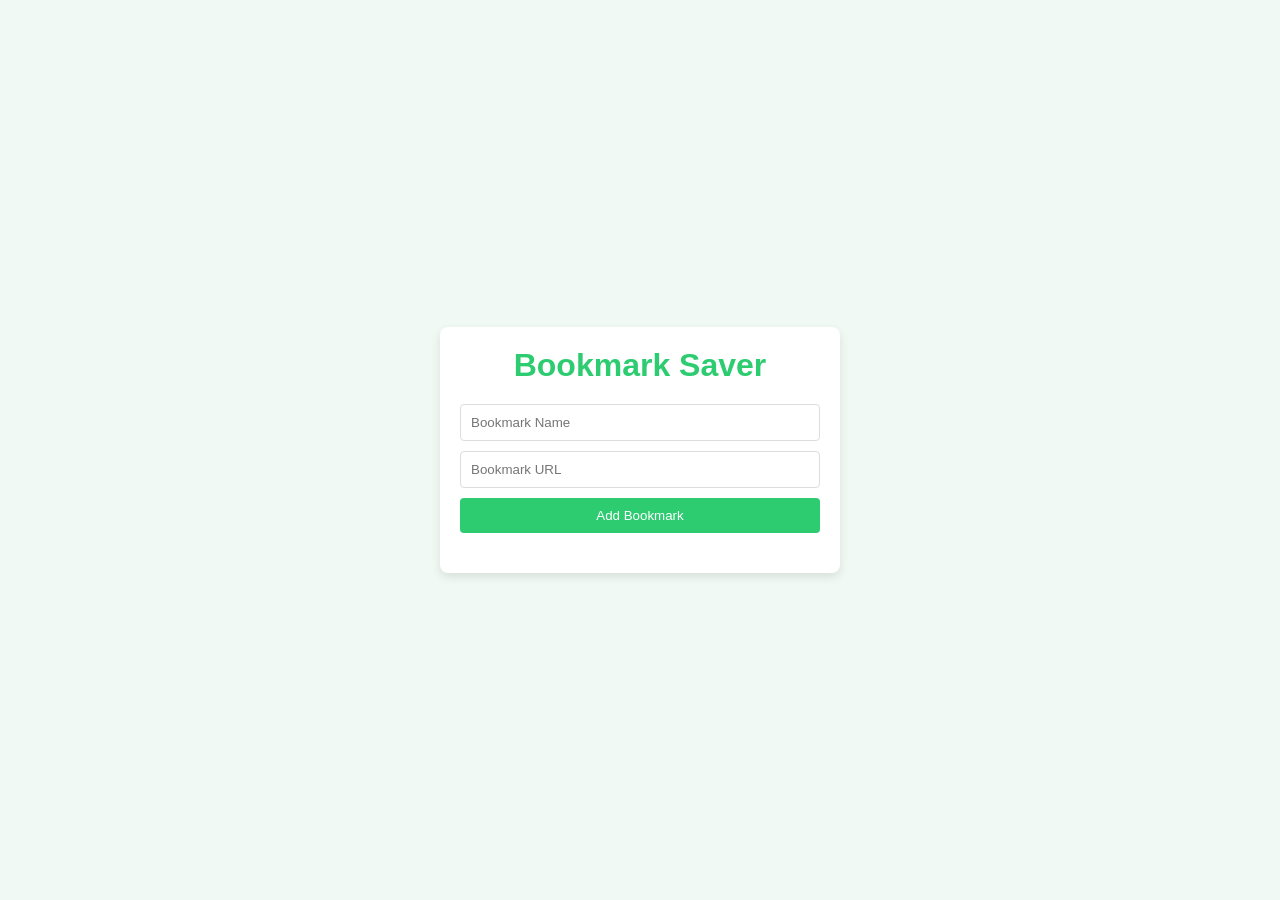
<file: bookmark-saver/index.html>
<!doctype html>
<html lang="en">
  <head>
    <meta charset="UTF-8" />
    <meta name="viewport" content="width=device-width, initial-scale=1.0" />
    <title>Bookmark Saver</title>
    <link rel="stylesheet" href="style.css" />
  </head>
  <body>
    <div class="app-container">
      <h1>Bookmark Saver</h1>
      <div class="input-container">
        <input type="text" id="bookmark-name" placeholder="Bookmark Name" />
        <input type="url" id="bookmark-url" placeholder="Bookmark URL" />
        <button id="add-bookmark">Add Bookmark</button>
      </div>

      <ul id="bookmark-list"></ul>
    </div>

    <script src="script.js"></script>
  </body>
</html>
</file>
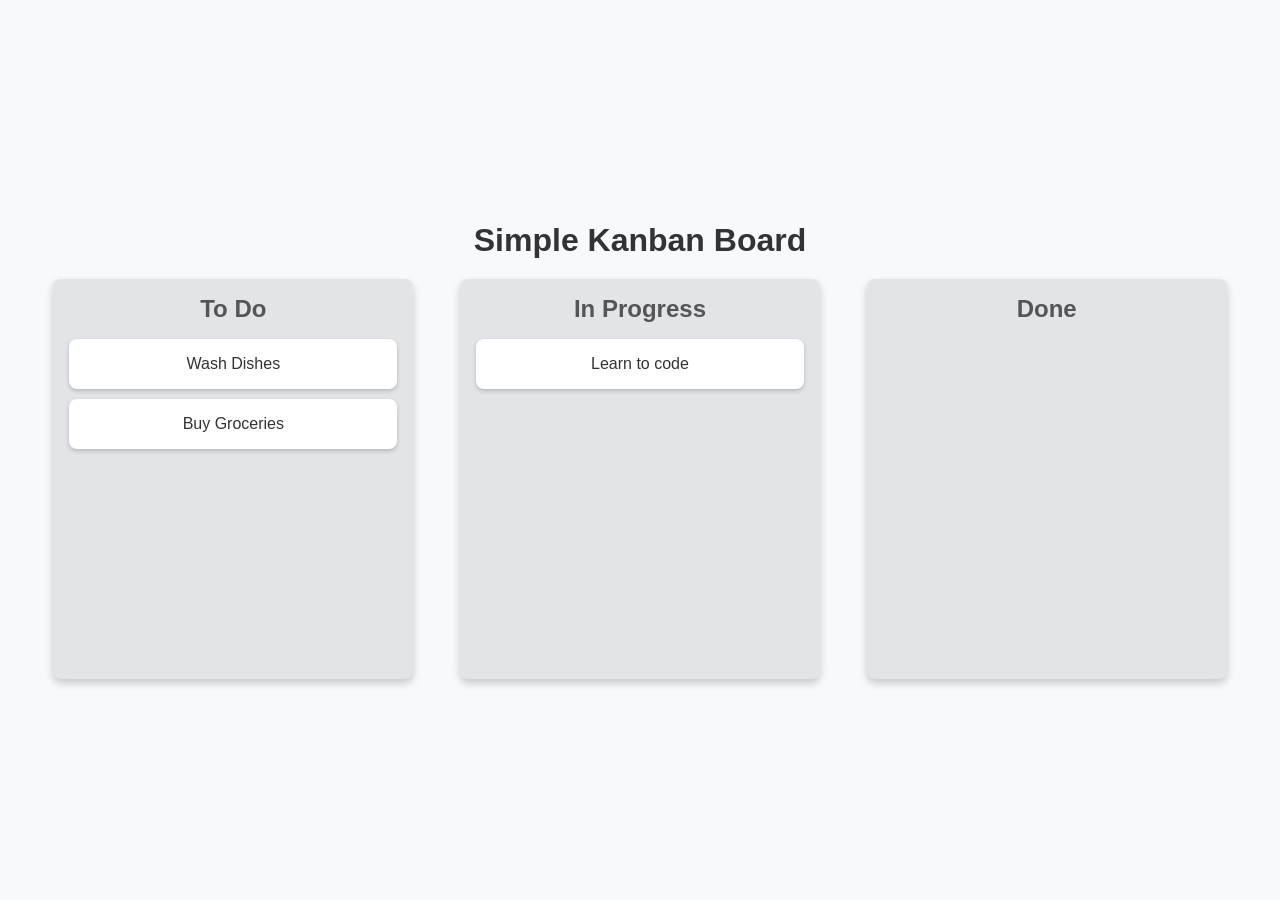
<file: drag and drop/index.html>
<!doctype html>
<html lang="en">
  <head>
    <meta charset="UTF-8" />
    <meta name="viewport" content="width=device-width, initial-scale=1.0" />
    <title>Kanban Board</title>
    <link rel="stylesheet" href="style.css" />
  </head>
  <body>
    <div class="container">
      <h1>Simple Kanban Board</h1>

      <div class="board">
        <!-- LIST 1 -->
        <div class="list" id="list1">
          <h2>To Do</h2>
          <div class="card" draggable="true" id="card1">Wash Dishes</div>
          <div class="card" draggable="true" id="card2">Buy Groceries</div>
        </div>

        <!-- LIST 2 -->
        <div class="list" id="list2">
          <h2>In Progress</h2>
          <div class="card" draggable="true" id="card3">Learn to code</div>
        </div>

        <!-- LIST 3 -->
        <div class="list" id="list3">
          <h2>Done</h2>
        </div>
      </div>
    </div>

    <script src="script.js"></script>
  </body>
</html>
</file>
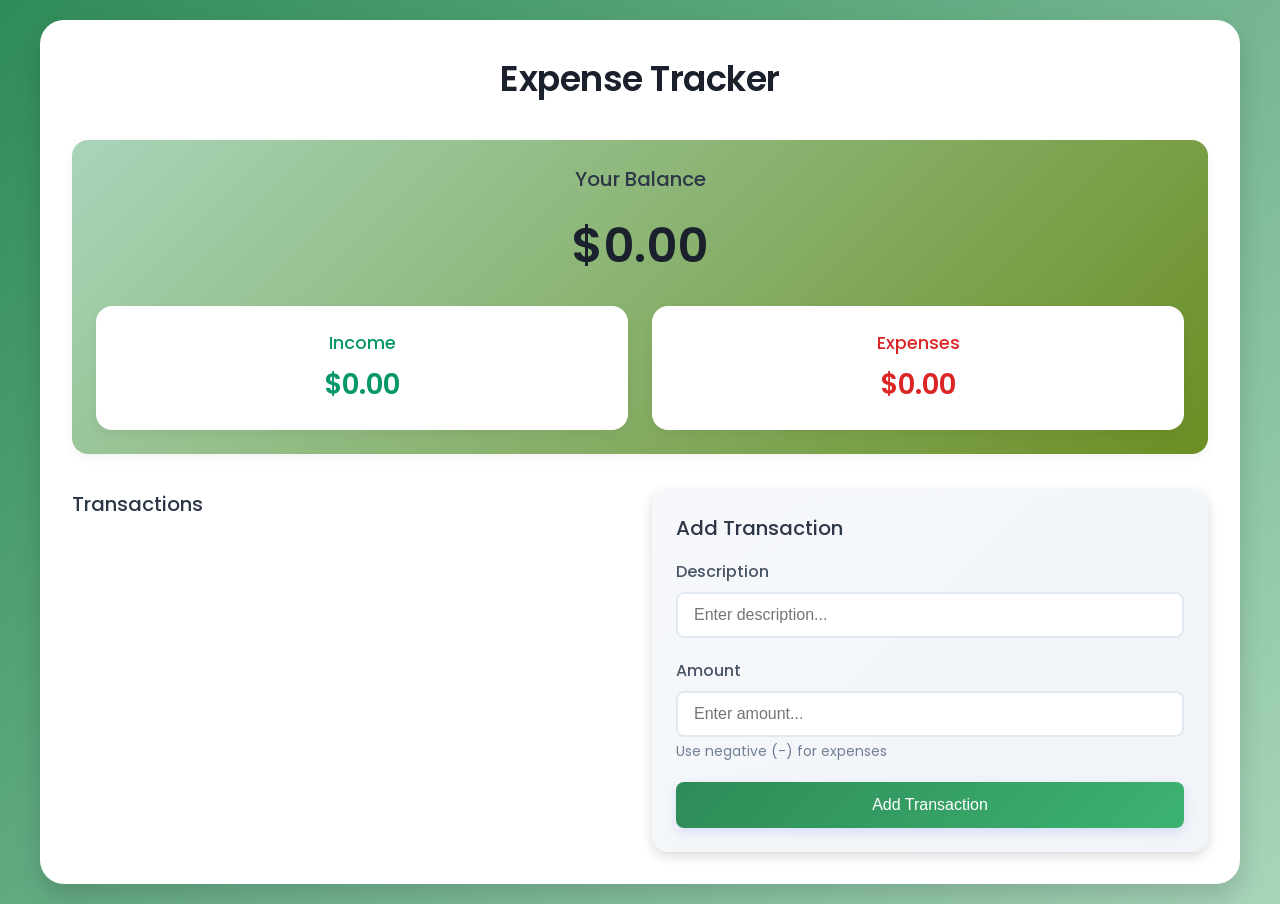
<file: expense-tracker/index.html>
<!doctype html>
<html lang="en">
  <head>
    <meta charset="UTF-8" />
    <meta name="viewport" content="width=device-width, initial-scale=1.0" />
    <title>Expense Tracker</title>
    <link rel="stylesheet" href="style.css" />
    <link
      href="https://fonts.googleapis.com/css?family=Poppins:100,100italic,200,200italic,300,300italic,regular,italic,500,500italic,600,600italic,700,700italic,800,800italic,900,900italic"
      rel="stylesheet"
    />
  </head>
  <body>
    <div class="container">
      <h1>Expense Tracker</h1>

      <div class="balance-container">
        <h2>Your Balance</h2>
        <h1 id="balance">$0.00</h1>

        <div class="summary">
          <div class="income">
            <h3>Income</h3>
            <p id="income-amount">$0.00</p>
          </div>
          <div class="expenses">
            <h3>Expenses</h3>
            <p id="expense-amount">$0.00</p>
          </div>
        </div>
      </div>

      <div class="main-content">
        <div class="transaction-container">
          <h2>Transactions</h2>
          <ul id="transaction-list">
            <!-- TRANSACTIONS WILL BE INSERTED HERE -->
          </ul>
        </div>

        <div class="form-container">
          <h2>Add Transaction</h2>

          <form id="transaction-form">
            <div class="form-group">
              <label for="description">Description</label>
              <input
                type="text"
                id="description"
                placeholder="Enter description..."
                required
              />
            </div>

            <div class="form-group">
              <label for="amount">Amount</label>
              <input
                type="number"
                id="amount"
                placeholder="Enter amount..."
                required
              />
              <small>Use negative (-) for expenses</small>
            </div>

            <button type="submit">Add Transaction</button>
          </form>
        </div>
      </div>
    </div>

    <script src="script.js"></script>
  </body>
</html>
</file>
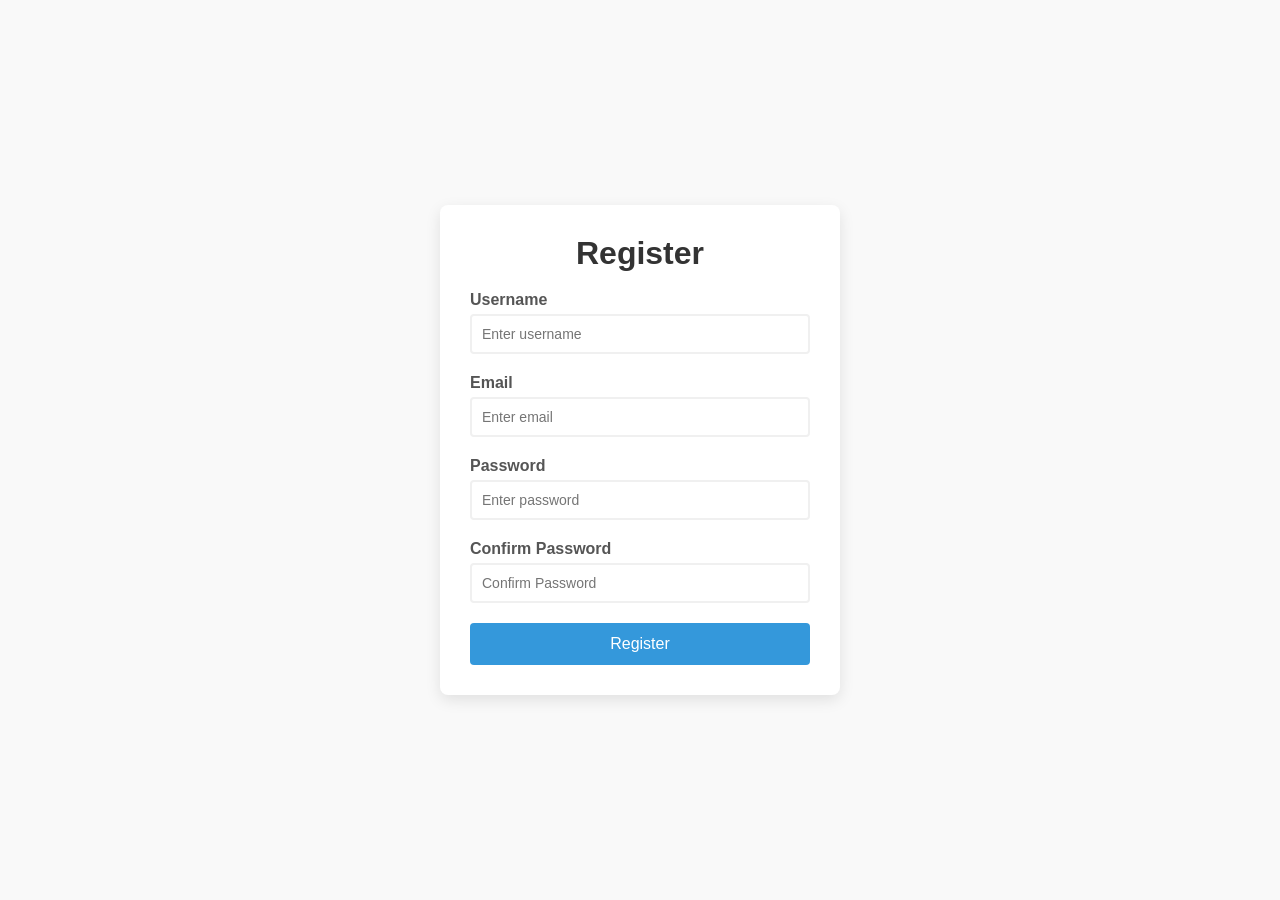
<file: form-validator/index.html>
<!doctype html>
<html lang="en">
  <head>
    <meta charset="UTF-8" />
    <meta name="viewport" content="width=device-width, initial-scale=1.0" />
    <title>Form Validator</title>
    <link rel="stylesheet" href="style.css" />
  </head>
  <body>
    <div class="container">
      <form id="registration-form">
        <h1>Register</h1>

        <!-- username -->
        <div class="form-group">
          <label for="username">Username</label>
          <input type="text" id="username" placeholder="Enter username" />
          <small></small>
        </div>
        <!-- email -->
        <div class="form-group">
          <label for="email">Email</label>
          <input type="email" id="email" placeholder="Enter email" />
          <small></small>
        </div>
        <!-- password -->
        <div class="form-group">
          <label for="password">Password</label>
          <input type="password" id="password" placeholder="Enter password" />
          <small></small>
        </div>
        <!-- confirm password -->
        <div class="form-group">
          <label for="confirmPassword">Confirm Password</label>
          <input
            type="password"
            id="confirmPassword"
            placeholder="Confirm Password"
          />
          <small></small>
        </div>
        <!-- submit btn -->
        <button type="submit">Register</button>
      </form>
    </div>

    <script src="script.js"></script>
  </body>
</html>
</file>
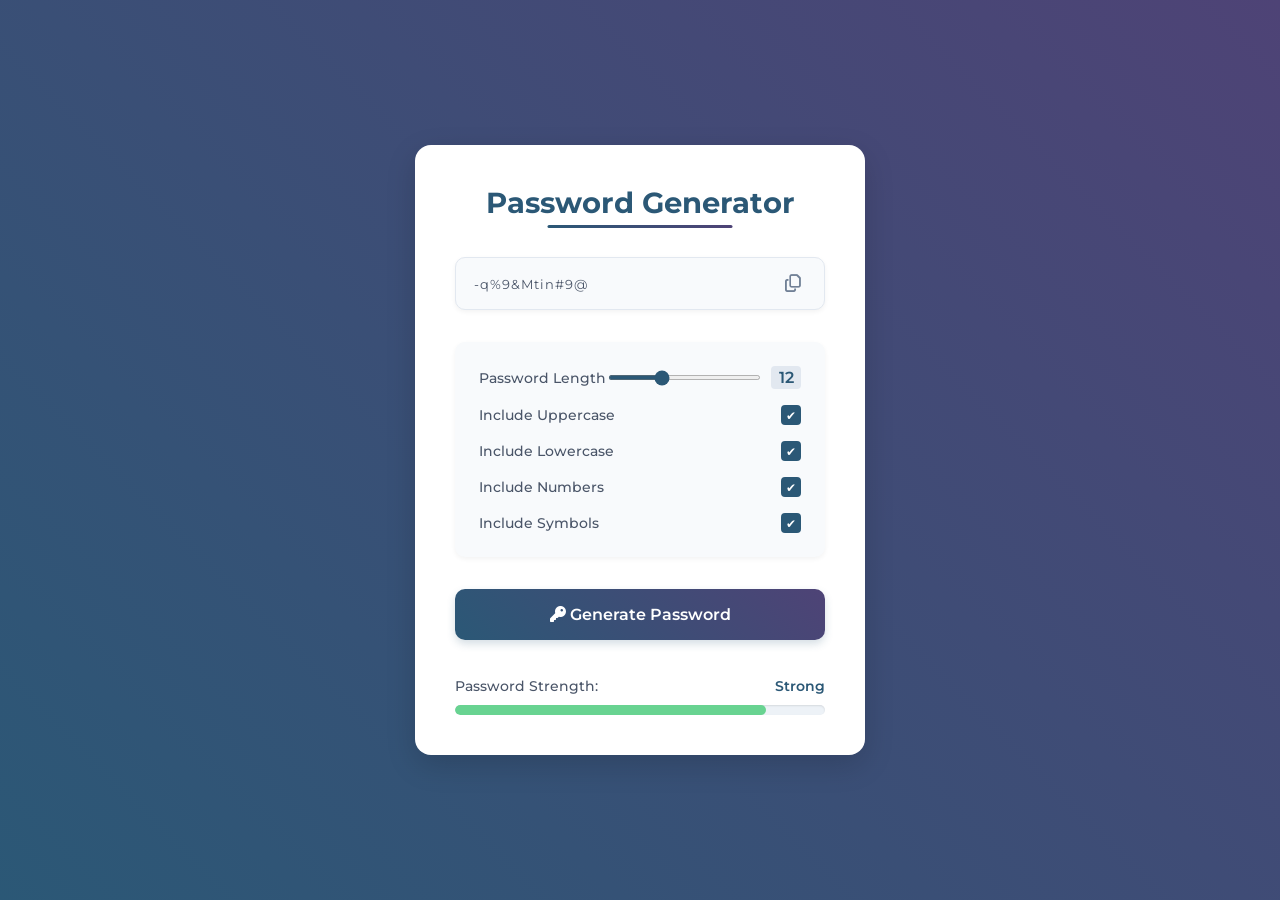
<file: password-generator/index.html>
<!doctype html>
<html lang="en">
  <head>
    <meta charset="UTF-8" />
    <meta name="viewport" content="width=device-width, initial-scale=1.0" />
    <title>Password Generator</title>
    <link rel="stylesheet" href="style.css" />
    <link
      rel="stylesheet"
      href="https://cdnjs.cloudflare.com/ajax/libs/font-awesome/6.7.2/css/all.min.css"
      integrity="sha512-Evv84Mr4kqVGRNSgIGL/F/aIDqQb7xQ2vcrdIwxfjThSH8CSR7PBEakCr51Ck+w+/U6swU2Im1vVX0SVk9ABhg=="
      crossorigin="anonymous"
      referrerpolicy="no-referrer"
    />
  </head>
  <body>
    <div class="container">
      <h1>Password Generator</h1>

      <!-- password container -->
      <div class="password-container">
        <input type="text" readonly id="password" />
        <i class="far fa-copy" id="copy-btn" title="Copy to clipboard"></i>
      </div>

      <!-- options -->
      <div class="options">
        <!-- password length -->
        <div class="option">
          <label for="length">Password Length</label>
          <div class="range-container">
            <input type="range" id="length" min="6" max="24" value="12" />
            <span id="length-value">12</span>
          </div>
        </div>
        <!-- include uppercase -->
        <div class="option">
          <label for="uppercase">Include Uppercase</label>
          <input type="checkbox" id="uppercase" checked />
        </div>
        <!-- include lowercase -->
        <div class="option">
          <label for="lowercase">Include Lowercase</label>
          <input type="checkbox" id="lowercase" checked />
        </div>
        <!-- include numbers -->
        <div class="option">
          <label for="numbers">Include Numbers</label>
          <input type="checkbox" id="numbers" checked />
        </div>
        <!-- include symbols -->
        <div class="option">
          <label for="symbols">Include Symbols</label>
          <input type="checkbox" id="symbols" checked />
        </div>
      </div>

      <button id="generate-btn">
        <i class="fas fa-key"></i>
        Generate Password
      </button>

      <div class="strength-container">
        <p>Password Strength: <span id="strength-label">Medium</span></p>

        <div class="strength-meter">
          <div class="strength-bar"></div>
        </div>
      </div>
    </div>

    <script src="script.js"></script>
  </body>
</html>
</file>
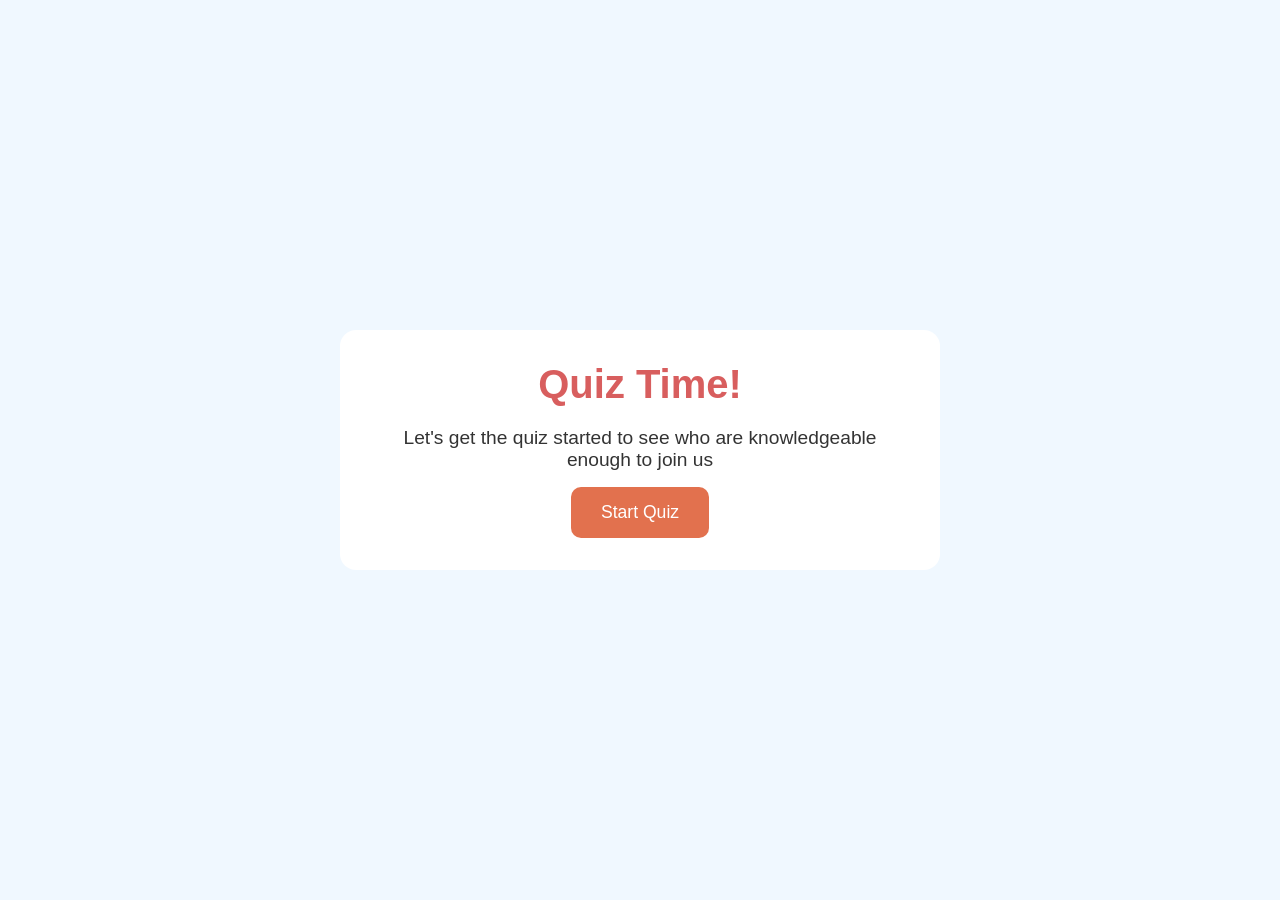
<file: quiz-game/index.html>
<!doctype html>
<html lang="en">
  <head>
    <meta charset="UTF-8" />
    <meta name="viewport" content="width=device-width, initial-scale=1.0" />
    <title>Document</title>
    <link rel="stylesheet" href="style.css" />
  </head>
  <body>
    <div id="container">
      <div class="screen active" id="start-quiz">
        <h1>Quiz Time!</h1>
        <p>
          Let's get the quiz started to see who are knowledgeable enough to join
          us
        </p>
        <button id="start-btn">Start Quiz</button>
      </div>
      <div class="quiz-container screen" id="quiz-container">
        <h3 class="questions">Questions to be asked</h3>
        <div class="quiz-score">
          <p>
            Question <span id="question-count"></span> of
            <span id="total-questions"></span>
          </p>
          <p>Score: <span id="score">0</span></p>
        </div>
        <div class="quiz-answers" id="quiz-answers"></div>
        <div class="progress-bar" id="progress-bar">
          <div class="progress"></div>
        </div>
      </div>
      <div class="result-container screen" id="result-container">
        <h1>Quiz Result</h1>
        <div class="result-info">
          <p>
            You scored <span id="final-score"></span> out of
            <span id="total-score-attainable"></span>
          </p>
          <p class="result-message"></p>
        </div>
        <button id="restart-btn">Restart</button>
      </div>
    </div>
    <script src="script.js"></script>
  </body>
</html>
</file>
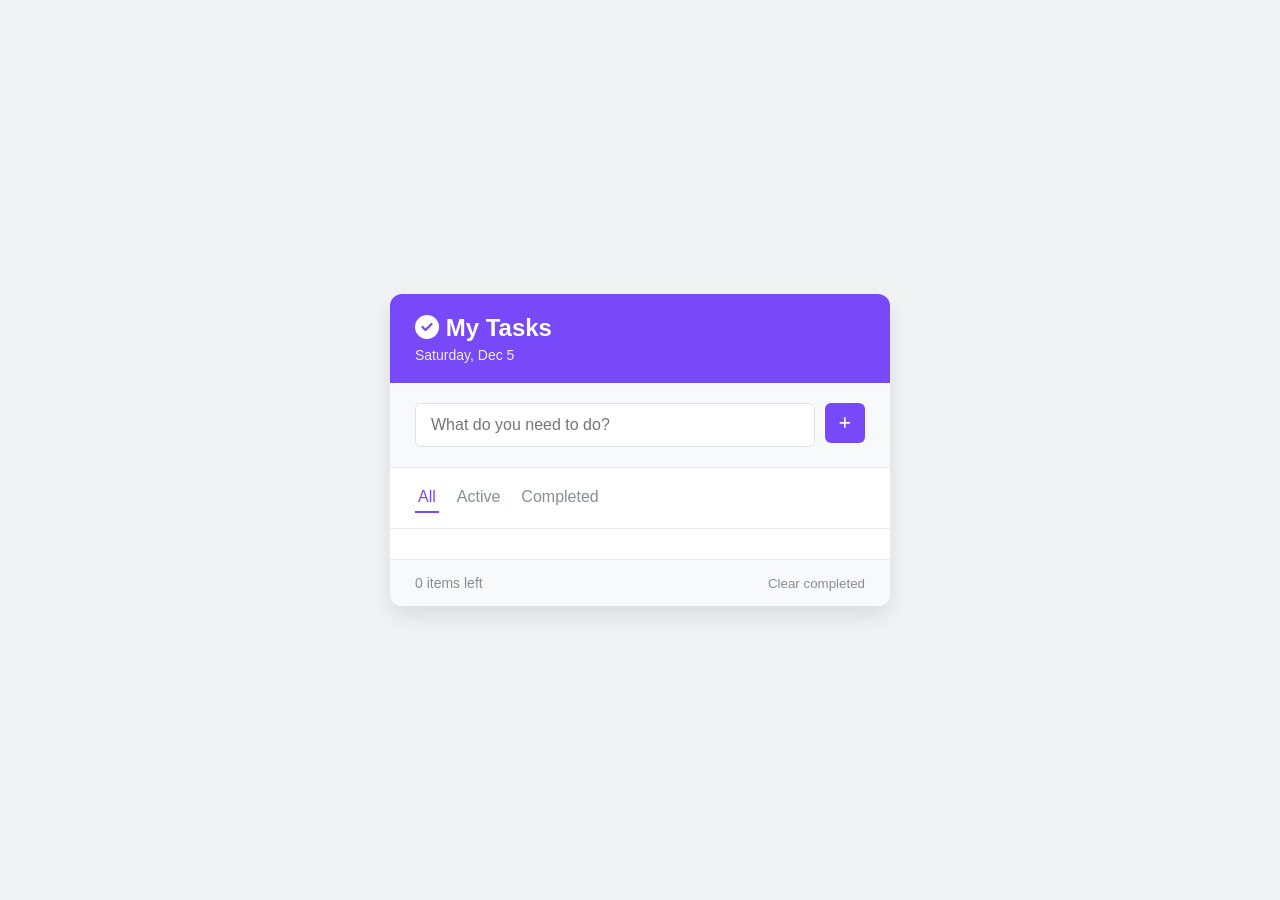
<file: todo-app/index.html>
<!doctype html>
<html lang="en">
  <head>
    <meta charset="UTF-8" />
    <meta name="viewport" content="width=device-width, initial-scale=1.0" />
    <title>Todo App</title>
    <link rel="stylesheet" href="style.css" />
    <link
      rel="stylesheet"
      href="https://cdnjs.cloudflare.com/ajax/libs/font-awesome/6.7.2/css/all.min.css"
      integrity="sha512-Evv84Mr4kqVGRNSgIGL/F/aIDqQb7xQ2vcrdIwxfjThSH8CSR7PBEakCr51Ck+w+/U6swU2Im1vVX0SVk9ABhg=="
      crossorigin="anonymous"
      referrerpolicy="no-referrer"
    />
  </head>
  <body>
    <div class="app">
      <header>
        <h1>
          <i class="fas fa-check-circle"></i>
          My Tasks
        </h1>
        <p id="date"></p>
      </header>

      <div class="todo-input">
        <input
          type="text"
          id="task-input"
          placeholder="What do you need to do?"
        />
        <button id="add-task">
          <i class="fas fa-plus"></i>
        </button>
      </div>

      <div class="filters">
        <span class="filter active" data-filter="all"> All </span>
        <span class="filter" data-filter="active"> Active </span>
        <span class="filter" data-filter="completed"> Completed </span>
      </div>

      <div class="todos-container">
        <ul id="todos-list">
          <!-- li will be inserted right here later in the video -->
          <!-- <li class="todo-item">
            <label class="checkbox-container">
              <input type="checkbox" class="todo-checkbox" />
              <span class="checkmark"></span>
            </label>
            <span class="todo-item-text">Buy groceries</span>
            <button class="delete-btn"><i class="fas fa-times"></i></button>
          </li> -->
        </ul>
        <div class="empty-state hidden">
          <i class="fas fa-clipboard-list"></i>
          <p>No tasks here yet</p>
        </div>
      </div>

      <footer>
        <p id="items-left">0 items left</p>
        <button id="clear-completed">Clear completed</button>
      </footer>
    </div>

    <script src="script.js"></script>
  </body>
</html>
</file>
<file: bookmark-saver/style.css>
* {
  margin: 0;
  padding: 0;
  box-sizing: border-box;
}

body {
  font-family: sans-serif;
  background-color: #f0f9f4;
  color: #333;
  display: flex;
  justify-content: center;
  align-items: center;
  height: 100vh;
}

.app-container {
  background-color: #fff;
  padding: 20px;
  border-radius: 8px;
  box-shadow: 0 4px 10px rgba(0, 0, 0, 0.1);
  max-width: 400px;
  width: 90%;
  text-align: center;
}

h1 {
  color: #2ecc71;
  margin-bottom: 20px;
}

.input-container {
  display: flex;
  flex-direction: column;
  gap: 10px;
  margin-bottom: 20px;
}

input {
  padding: 10px;
  border-radius: 4px;
  border: 1px solid #ddd;
}

button {
  padding: 10px;
  background-color: #2ecc71;
  color: white;
  border: none;
  border-radius: 4px;
  cursor: pointer;
  transition: background-color 0.3s ease;
}

button:hover {
  background-color: #27ae60;
}

#bookmark-list {
  list-style: none;
  padding: 0;
}

#bookmark-list li {
  background-color: #f9f9f9;
  padding: 10px;
  border: 1px solid #ddd;
  border-radius: 4px;
  margin-bottom: 10px;
  display: flex;
  justify-content: space-between;
  align-items: center;
}

#bookmark-list a {
  color: #2ecc71;
  text-decoration: none;
}

#bookmark-list button {
  background-color: #e74c3c;
  padding: 5px 10px;
}

#bookmark-list button:hover {
  background-color: #c0392b;
}
</file>
<file: drag and drop/style.css>
* {
  padding: 0;
  margin: 0;
  box-sizing: border-box;
}

body {
  font-family: sans-serif;
  background-color: #f7f9fc;
  display: flex;
  justify-content: center;
  align-items: center;
  min-height: 100vh;
}

.container {
  text-align: center;
  width: 100%;
  padding: 1.2rem;
}

h1 {
  color: #333;
  margin-bottom: 20px;
  font-size: 2rem;
}

.board {
  display: flex;
  justify-content: space-around;
  align-items: flex-start;
  width: 100%;
  max-width: 1200px;
  margin: 0 auto;
  gap: 20px;
}

.list {
  background-color: #e3e4e8;
  padding: 1rem;
  border-radius: 8px;
  width: 30%;
  min-height: 400px;
  box-shadow: 0 4px 8px rgba(0, 0, 0, 0.2);
}

.list h2 {
  color: #555;
  margin-bottom: 1rem;
  font-size: 1.5rem;
}

.card {
  background-color: white;
  color: #333;
  padding: 1rem;
  margin-bottom: 10px;
  border-radius: 8px;
  cursor: grab;
  box-shadow: 0 2px 4px rgba(0, 0, 0, 0.2);
  transition:
    transform 0.2s,
    box-shadow 0.2s;
}

.card:active {
  cursor: grabbing;
  transform: scale(1.05);
  box-shadow: 0 4px 8px rgba(0, 0, 0, 0.2);
}

.list.over {
  background-color: #d1d3d8;
}

@media (max-width: 768px) {
  .board {
    flex-direction: column;
    align-items: center;
  }

  .list {
    width: 80%;
    margin-bottom: 20px;
  }
}
</file>
<file: expense-tracker/style.css>
* {
  margin: 0;
  padding: 0;
  box-sizing: border-box;
}

body {
  background: linear-gradient(135deg, #2e8b57, #a8d5ba);
  min-height: 100vh;
  font-family: "Poppins", sans-serif;
  display: flex;
  align-items: center;
  justify-content: center;
  padding: 20px;
  color: #2d3436;
}

.container {
  width: 100%;
  max-width: 1200px;
  background-color: #fff;
  padding: 2rem;
  border-radius: 24px;
  box-shadow: 0 12px 24px rgba(0, 0, 0, 0.15);
}

h1 {
  text-align: center;
  color: #1a202c;
  margin-bottom: 35px;
  font-size: 2.2rem;
  font-weight: 600;
  letter-spacing: -0.5px;
}

h2 {
  color: #2d3748;
  margin-bottom: 1rem;
  font-size: 1.25rem;
  font-weight: 500;
}

.balance-container {
  text-align: center;
  margin-bottom: 35px;
  padding: 24px;
  background: linear-gradient(135deg, #a8d5ba, #6b8e23);
  border-radius: 1rem;
  box-shadow: 0 4px 12px rgba(0, 0, 0, 0.05);
}

.balance-container h1 {
  font-size: 3rem;
  margin: 15px 0;
}

.summary {
  display: grid;
  grid-template-columns: 1fr 1fr;
  gap: 24px;
  margin-top: 24px;
}

.main-content {
  display: grid;
  grid-template-columns: 1fr 1fr;
  gap: 24px;
}

.income,
.expenses {
  background-color: white;
  padding: 24px;
  border-radius: 1rem;
  box-shadow: 0 4px 12px rgba(0, 0, 0, 0.05);
  transition: transform 0.2s ease;
}

.income:hover,
.expenses:hover {
  transform: translateY(-2px);
}

.income h3 {
  color: #059669;
  font-size: 1.1rem;
  font-weight: 500;
}

.expenses h3 {
  color: #dc2626;
  font-size: 1.1rem;
  font-weight: 500;
}

.income p,
.expenses p {
  margin-top: 8px;
  font-size: 1.75rem;
  font-weight: 600;
}

.income p {
  color: #059669;
}

.expenses p {
  color: #dc2626;
}

.transaction-container {
  height: 100%;
  display: flex;
  flex-direction: column;
}

#transaction-list {
  list-style: none;
  max-height: 500px;
  overflow-y: auto;
  padding-right: 8px;
  flex-grow: 1;
}

#transaction-list::-webkit-scrollbar {
  width: 8px;
}

#transaction-list::-webkit-scrollbar-track {
  /* track is the bg of the scrollbar */
  background-color: #f1f1f1;
  border-radius: 4px;
}
#transaction-list::-webkit-scrollbar-thumb {
  /* thumb is the draggble part of the scrollbar */
  background-color: #cbd5e0;
  border-radius: 4px;
}
#transaction-list::-webkit-scrollbar-thumb:hover {
  background-color: #a0aec0;
}

.transaction {
  display: flex;
  justify-content: space-between;
  align-items: center;
  padding: 1rem 1.2rem;
  margin-bottom: 12px;
  border-radius: 12px;
  background-color: #fff;
  box-shadow: 0 2px 8px rgba(0, 0, 0, 0.05);
  transition: all 0.2s ease;
  border-right: 5px solid;
  animation: slideIn 0.3s ease;
}

@keyframes slideIn {
  from {
    opacity: 0;
    transform: translateX(-20px);
  }

  to {
    opacity: 1;
    transform: translateX(0px);
  }
}

.transaction:hover {
  transform: translateX(4px);
  box-shadow: 0 4px 12px rgba(0, 0, 0, 0.1);
}

.transaction.income {
  border-right-color: #059669;
}

.transaction.expense {
  border-right-color: #dc2626;
}

.transaction .delete-btn {
  background: none;
  border: none;
  color: #dc2626;
  cursor: pointer;
  font-size: 1.4rem;
  opacity: 0;
  transition: all 0.2s ease;
  padding: 4px 8px;
  border-radius: 4px;
  margin-left: 12px;
}

.transaction:hover .delete-btn {
  opacity: 1;
}

.transaction .delete-btn:hover {
  background-color: #fee2e2;
  transform: scale(1.1);
}

.form-container {
  background: linear-gradient(135deg, #f6f8fb, #f1f4f8);
  padding: 24px;
  border-radius: 16px;
  box-shadow: 0 4px 12px rgba(0, 0, 0, 0.15);
  height: 100%;
  display: flex;
  flex-direction: column;
}

.form-container form {
  height: 100%;
  display: flex;
  flex-direction: column;
}

.form-group {
  margin-bottom: 20px;
}

label {
  display: block;
  margin-bottom: 8px;
  color: #4a5568;
  font-weight: 500;
}

input {
  width: 100%;
  padding: 12px 16px;
  border: 2px solid #e2e8f0;
  border-radius: 8px;
  font-size: 1rem;
  transition: all 0.2s ease;
  background-color: white;
}

input:focus {
  outline: none;
  border-color: #667eea;
  box-shadow: 0 0 0 3px rgba(102, 126, 234, 0.1);
}

input:hover {
  border-color: #cbd5e0;
}

small {
  color: #718096;
  font-size: 0.875rem;
  margin-top: 4px;
  display: block;
}

button[type="submit"] {
  width: 100%;
  padding: 14px;
  background: linear-gradient(135deg, #2e8b57 0%, #3cb371 100%);
  color: white;
  border: none;
  border-radius: 8px;
  cursor: pointer;
  font-size: 1rem;
  font-weight: 500;
  transition: all 0.2s ease;
  box-shadow: 0 4px 12px rgba(102, 126, 234, 0.2);
  margin-top: auto;
}

button[type="submit"]:hover {
  transform: translateY(-2px);
  box-shadow: 0 6px 16px rgba(102, 126, 234, 0.3);
}

button[type="submit"]:active {
  transform: translateY(0);
}

/* responsiveness */

@media (max-width: 900px) {
  .main-content {
    grid-template-columns: 1fr;
  }

  #transaction-list {
    max-height: 300px;
  }
}

@media (max-width: 480px) {
  .container {
    padding: 24px;
  }

  .summary {
    grid-template-columns: 1fr;
    gap: 16px;
  }

  .balance-container h1 {
    font-size: 2.5rem;
  }

  .income p,
  .expenses p {
    font-size: 1.5rem;
  }

  .transaction {
    padding: 14px 16px;
  }

  h1 {
    font-size: 1.8rem;
  }
}
</file>
<file: form-validator/style.css>
* {
  margin: 0;
  padding: 0;
  box-sizing: border-box;
}

body {
  background-color: #f9f9f9;
  font-family: sans-serif;
  display: flex;
  align-items: center;
  justify-content: center;
  min-height: 100vh;
}

.container {
  background-color: #fff;
  border-radius: 8px;
  box-shadow: 0px 5px 15px rgba(0, 0, 0, 0.1);
  width: 100%;
  max-width: 400px;
  padding: 30px;
  overflow: hidden;
}

h1 {
  text-align: center;
  color: #333;
  margin-bottom: 1.2rem;
}

.form-group {
  margin-bottom: 20px;
  position: relative;
}

label {
  display: block;
  margin-bottom: 5px;
  color: #555;
  font-weight: bold;
}

input {
  border: 2px solid #f0f0f0;
  border-radius: 4px;
  display: block;
  width: 100%;
  padding: 10px;
  font-size: 14px;
  transition: border-color 0.3s;
}

input:focus {
  outline: none;
  border-color: #3498db;
}

small {
  visibility: hidden;
  position: absolute;
  bottom: -18px;
  left: 0;
  font-size: 12px;
}

button {
  cursor: pointer;
  background: #3498db;
  border: none;
  color: white;
  display: block;
  font-size: 1rem;
  margin-top: 20px;
  padding: 12px;
  border-radius: 4px;
  width: 100%;
  transition: background-color 0.3s;
}

button:hover {
  background-color: #2980b9;
}

.form-group.error input {
  border-color: #e74c3c;
}

.form-group.success input {
  border-color: #2ecc71;
}

.form-group.error small {
  visibility: visible;
  color: #e74c3c;
}
</file>
<file: password-generator/style.css>
@import url(https://fonts.googleapis.com/css?family=Montserrat:100,200,300,regular,500,600,700,800,900,100italic,200italic,300italic,italic,500italic,600italic,700italic,800italic,900italic);

:root {
  --primary-color: #2b5876;
  --secondary-color: #4e4376;
  --weak-color: #fc8181;
  --medium-color: #fbd38d;
  --strong-color: #68d391;
}

* {
  margin: 0;
  padding: 0;
  box-sizing: border-box;
  font-family: "Montserrat", sans-serif;
}

body {
  background: linear-gradient(
    45deg,
    var(--primary-color),
    var(--secondary-color)
  );
  min-height: 100vh;
  display: flex;
  justify-content: center;
  align-items: center;
  color: #333;
  padding: 20px;
}

.container {
  background-color: #fff;
  padding: 2.5rem;
  border-radius: 1rem;
  box-shadow: 0 10px 30px rgba(0, 0, 0, 0.15);
  width: 90%;
  max-width: 450px;
}

h1 {
  text-align: center;
  margin-bottom: 1.8rem;
  color: var(--primary-color);
  font-size: 1.8rem;
  font-weight: 700;
  position: relative;
  padding-bottom: 0.5rem;
}

h1::after {
  content: "";
  position: absolute;
  bottom: 0;
  left: 50%;
  transform: translateX(-50%);
  width: 50%;
  height: 3px;
  background: linear-gradient(
    90deg,
    var(--primary-color),
    var(--secondary-color)
  );
  border-radius: 2px;
}

.password-container {
  margin-bottom: 2rem;
  background-color: #f8fafc;
  border-radius: 10px;
  border: 1px solid #e2e8f0;
  overflow: hidden;
  box-shadow: 0 2px 5px rgba(0, 0, 0, 0.05);
  display: flex;
  align-items: center;
  justify-content: space-between;
  padding: 0 1rem 0 0;
}

#password {
  width: 100%;
  padding: 1.1rem;
  padding-right: 50px;
  border: none;
  background: transparent;
  color: #4a5568;
  letter-spacing: 1px;
  outline: none;
  border-radius: 10px;
}

#copy-btn {
  cursor: pointer;
  color: #718096;
  font-size: 1.1rem;
  width: 35px;
  height: 35px;
  display: flex;
  align-items: center;
  justify-content: center;
  border-radius: 50%;
}

#copy-btn:hover {
  color: var(--primary-color);
}

.options {
  margin-bottom: 2rem;
  background-color: #f8fafc;
  padding: 1.5rem;
  border-radius: 10px;
  box-shadow: 0 2px 5px rgba(0, 0, 0, 0.05);
}

.option {
  display: flex;
  justify-content: space-between;
  align-items: center;
  margin-bottom: 1rem;
}

.option:last-child {
  margin-bottom: 0;
}

.option label {
  font-size: 0.9rem;
  color: #4a5568;
  font-weight: 500;
}

.range-container {
  display: flex;
  align-items: center;
  gap: 10px;
  width: 60%;
}

input[type="range"] {
  accent-color: var(--primary-color);
  height: 5px;
  cursor: pointer;
  flex: 1;
}

input[type="checkbox"] {
  width: 20px;
  height: 20px;
  border: 2px solid var(--primary-color);
  appearance: none;
  border-radius: 4px;
  cursor: pointer;
  outline: none;
  position: relative;
  transition: all 0.3s;
}

input[type="checkbox"]:checked {
  background-color: var(--primary-color);
}

input[type="checkbox"]:checked::after {
  content: "\2714";
  position: absolute;
  color: white;
  left: 50%;
  top: 50%;
  transform: translate(-50%, -50%);
  font-size: 12px;
}

#length-value {
  font-weight: 600;
  color: var(--primary-color);
  width: 30px;
  text-align: center;
  background: #e2e8f0;
  border-radius: 4px;
  padding: 2px 5px;
}

button {
  width: 100%;
  padding: 1rem;
  background: linear-gradient(
    45deg,
    var(--primary-color),
    var(--secondary-color)
  );
  color: white;
  border: none;
  border-radius: 10px;
  font-size: 1rem;
  font-weight: 600;
  cursor: pointer;
  transition: all 0.3s;
  margin-bottom: 1.5rem;
  box-shadow: 0 4px 8px rgba(43, 88, 118, 0.2);
}

button:hover {
  transform: translateY(-2px);
}

button:active {
  transform: translateY(0);
}

.strength-container {
  margin-top: 0.8rem;
}

.strength-container p {
  font-size: 0.9rem;
  color: #4a5568;
  margin-bottom: 0.6rem;
  display: flex;
  justify-content: space-between;
  font-weight: 500;
}

#strength-label {
  color: var(--primary-color);
  font-weight: 600;
}

.strength-meter {
  height: 10px;
  background-color: #edf2f7;
  border-radius: 5px;
  margin-top: 0.5rem;
  overflow: hidden;
  box-shadow: inset 0 1px 2px rgba(0, 0, 0, 0.1);
}

.strength-bar {
  height: 100%;
  width: 0;
  min-width: 5%;
  background-color: var(--weak-color);
  transition: all 0.3s ease;
  border-radius: 5px;
}

@media (max-width: 768px) {
  .container {
    width: 95%;
    padding: 1.8rem;
  }

  h1 {
    font-size: 1.6rem;
  }

  .option label {
    font-size: 0.9rem;
  }
}
</file>
<file: quiz-game/style.css>
* {
  margin: 0;
  padding: 0;
  box-sizing: border-box;
}

body {
  background-color: aliceblue;
  display: flex;
  align-items: center;
  justify-content: center;
  min-height: 100vh;
  font-family: sans-serif;
  padding: 1rem;
  font-family: sans-serif;
}

#container {
  width: 100%;
  max-width: 600px;
  position: relative;
  background-color: white;
  overflow: hidden;
  border-radius: 1rem;
  box-shadow: inset;
}

.screen {
  display: none;
  text-align: center;
  padding: 2rem;
}
.screen.active {
  display: block;
}

#start-quiz h1 {
  color: rgb(216, 94, 94);
  margin-bottom: 20px;
  font-size: 2.5rem;
}
#start-quiz p {
  font-size: 1.2rem;
  color: #333;
  margin-bottom: 1rem;
}

.questions {
  color: #333;
  font-size: 1.5rem;
  margin-bottom: 1rem;
  line-height: 1.4;
}
.quiz-score {
  display: flex;
  justify-content: space-between;
  margin-bottom: 10px;
  color: #666;
}
.quiz-answers {
  display: flex;
  flex-direction: column;
  gap: 10px;
  margin-bottom: 25px;
}

.answer-btn {
  background-color: azure;
  color: #333;
  border: 2px solid rgb(156, 185, 185);
  border-radius: 10px;
  padding: 1rem;
  cursor: pointer;
  text-align: left;
  transition: all 0.3s ease;
}

.answer-btn:hover {
  background-color: #f0fff1;
  border: 2px solid rgb(114, 155, 155);
}

.answer-btn.correct {
  background-color: #e6fff0;
  border-color: #a3f0c4;
  color: #28a745;
}
.answer-btn.incorrect {
  background-color: #fff0f0;
  border-color: #ffbdbd;
  color: #dc3545;
}

.progress-bar {
  height: 10px;

  border-radius: 5px;
  background-color: azure;
  overflow: hidden;
  margin-top: 20px;
}
.progress {
  height: 100%;
  width: 0%;
  background-color: #f85e5e;
  transition: width 0.4s ease;
}

.result-container h1 {
  color: rgb(216, 94, 94);
  margin-bottom: 30px;
}

.result-info {
  background-color: #f0fff1;
  border-radius: 10px;
  padding: 20px;
  margin-bottom: 30px;
}
.result-info p {
  font-size: 1.2rem;
  color: #333;
  margin-bottom: 1rem;
}

.result-message {
  font-size: 1.5rem;
  font-weight: 600;
  color: #ffbdbd;
}

button {
  background-color: #e2714e;
  color: white;
  border: none;
  border-radius: 10px;
  padding: 15px 30px;
  font-size: 1.1rem;
  cursor: pointer;
  transition: background-color 0.3s ease;
}

button:hover {
  background-color: rgb(235, 117, 39);
}
</file>
<file: todo-app/style.css>
* {
  margin: 0;
  padding: 0;
  box-sizing: border-box;
}

:root {
  --primary: #7749f8;
  --primary-light: #9775fa;
  --dark: #212529;
  --light: #f8f9fa;
  --gray: #868e96;
  --danger: #fa5252;
  --success: #40c057;
  --border: #e9ecef;
}

body {
  font-family: sans-serif;
  background-color: #f1f3f5;
  min-height: 100vh;
  display: flex;
  justify-content: center;
  align-items: center;
  padding: 20px;
  color: var(--dark);
}

.app {
  width: 100%;
  max-width: 500px;
  background-color: #fff;
  border-radius: 12px;
  overflow: hidden;
  box-shadow: 0 10px 25px rgba(0, 0, 0, 0.1);
}

header {
  background-color: var(--primary);
  color: white;
  padding: 20px 25px;
}

header h1 {
  font-size: 24px;
  margin-bottom: 5px;
  font-weight: 600;
}

header p {
  font-size: 14px;
  opacity: 0.9;
}

.todo-input {
  padding: 20px 25px;
  display: flex;
  gap: 10px;
  background-color: var(--light);
  border-bottom: 1px solid var(--border);
}

.todo-input input {
  flex: 1;
  padding: 12px 15px;
  border: 1px solid #dee2e6;
  font-size: 1rem;
  transition: all 0.2s;
  border-radius: 6px;
}

.todo-input input:focus {
  outline: none;
  border-color: var(--primary);
  box-shadow: 0 0 0 3px rgba(119, 73, 248, 0.15);
}

.todo-input button {
  background-color: var(--primary);
  color: white;
  width: 40px;
  height: 40px;
  border: none;
  border-radius: 6px;
  cursor: pointer;
  transition: all 0.2s;
}

.todo-input button:hover {
  background-color: var(--primary-light);
}

.filters {
  display: flex;
  gap: 15px;
  border-bottom: 1px solid var(--border);
  padding: 15px 25px;
}

.filter {
  padding: 5px 3px;
  cursor: pointer;
  color: var(--gray);
  border-bottom: 2px solid transparent;
  transition: all 0.2s;
}

.filter:hover {
  color: var(--primary);
}

.filter.active {
  color: var(--primary);
  border-bottom: 2px solid var(--primary);
  font-weight: 500;
}

.todos-container {
  padding: 15px 0;
  max-height: 300px;
  overflow-y: auto;
}

#todos-list {
  list-style-type: none;
}

.todo-item {
  padding: 12px 15px;
  display: flex;
  align-items: center;
  transition: background-color 0.2s;
}

.todo-item:hover {
  background-color: var(--light);
}

.checkbox-container {
  margin-right: 15px;
}

.todo-checkbox {
  opacity: 0;
  position: absolute;
}

.checkmark {
  display: inline-block;
  width: 20px;
  height: 20px;
  border: 2px solid #dee2e6;
  border-radius: 4px;
  position: relative;
  cursor: pointer;
  transition: all 0.2s;
}

.todo-checkbox:checked + .checkmark {
  background-color: var(--success);
  border-color: var(--success);
}

.todo-checkbox:checked + .checkmark::after {
  content: "";
  position: absolute;
  left: 6px;
  top: 2px;
  width: 5px;
  height: 10px;
  border: solid white;
  border-width: 0 2px 2px 0;
  transform: rotate(45deg);
}

.todo-item-text {
  flex: 1;
  font-size: 1rem;
  transition: all 0.2s;
}

.todo-item.completed .todo-item-text {
  text-decoration: line-through;
  color: var(--gray);
}

.delete-btn {
  background: none;
  border: none;
  color: var(--gray);
  cursor: pointer;
  font-size: 16px;
  opacity: 0;
  transition: all 0.2s;
}

.todo-item:hover .delete-btn {
  opacity: 1;
}

.delete-btn:hover {
  color: var(--danger);
}

.empty-state {
  display: flex;
  flex-direction: column;
  align-items: center;
  justify-content: center;
  padding: 40px 0;
  color: var(--gray);
}

.empty-state i {
  font-size: 40px;
  margin-bottom: 10px;
  opacity: 0.7;
}

.hidden {
  display: none;
}

footer {
  display: flex;
  justify-content: space-between;
  align-items: center;
  padding: 15px 25px;
  border-top: 1px solid var(--border);
  background-color: var(--light);
  font-size: 14px;
}

#items-left {
  color: var(--gray);
}

#clear-completed {
  background: none;
  border: none;
  color: var(--gray);
  cursor: pointer;
  transition: all 0.2s;
}

#clear-completed:hover {
  color: var(--danger);
}
</file>
